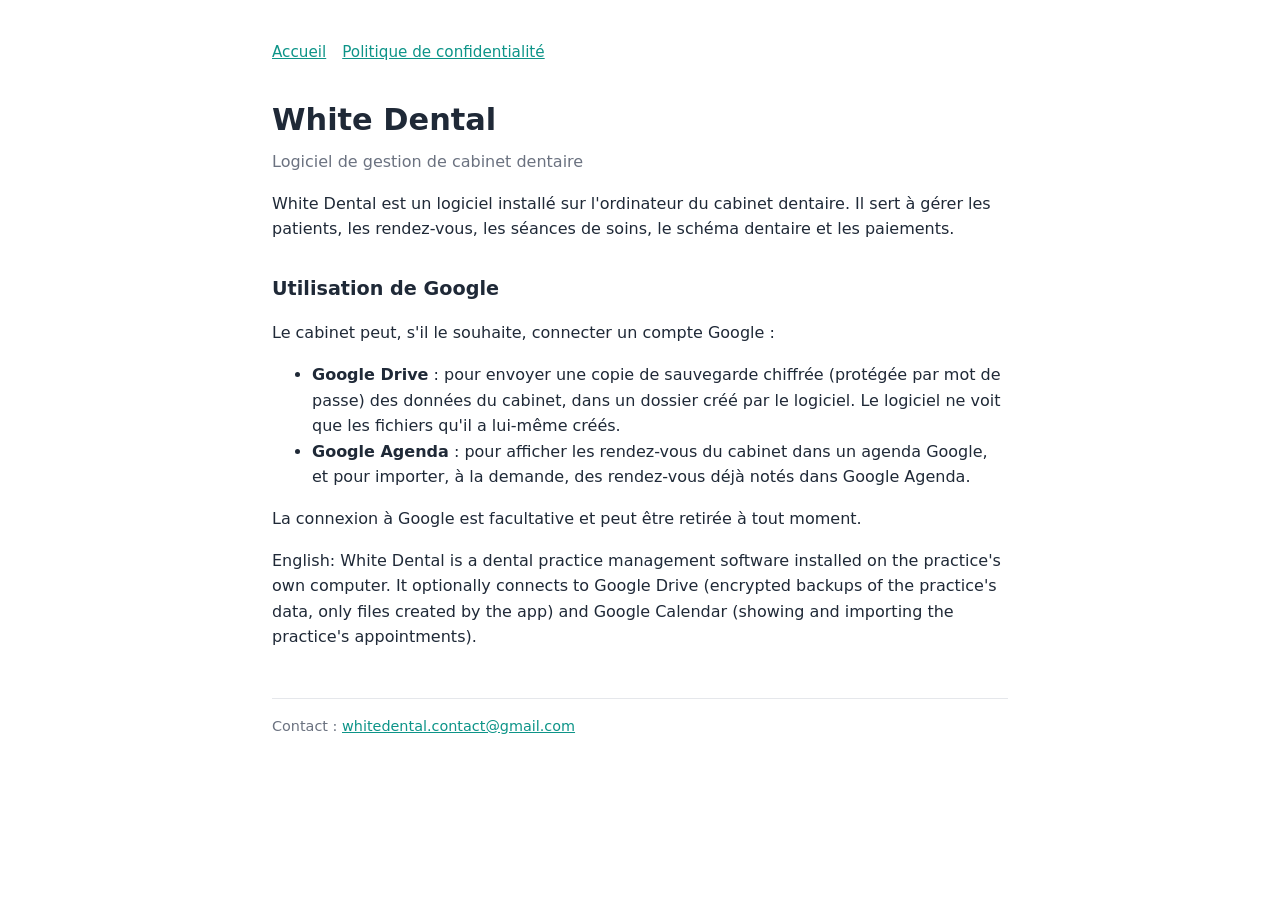
<file: index.html>
<!DOCTYPE html>
<html lang="fr">
<head>
<meta charset="utf-8">
<meta name="viewport" content="width=device-width, initial-scale=1">
<title>White Dental — Logiciel de gestion de cabinet dentaire</title>
<link rel="stylesheet" href="style.css">
</head>
<body>
<nav><a href="index.html">Accueil</a><a href="confidentialite.html">Politique de confidentialité</a></nav>
<h1>White Dental</h1>
<p class="sous">Logiciel de gestion de cabinet dentaire</p>

<p>White Dental est un logiciel installé sur l'ordinateur du cabinet dentaire. Il sert à gérer les patients,
les rendez-vous, les séances de soins, le schéma dentaire et les paiements.</p>

<h2>Utilisation de Google</h2>
<p>Le cabinet peut, s'il le souhaite, connecter un compte Google :</p>
<ul>
  <li><strong>Google Drive</strong> : pour envoyer une copie de sauvegarde chiffrée (protégée par mot de passe) des données du cabinet,
      dans un dossier créé par le logiciel. Le logiciel ne voit que les fichiers qu'il a lui-même créés.</li>
  <li><strong>Google Agenda</strong> : pour afficher les rendez-vous du cabinet dans un agenda Google,
      et pour importer, à la demande, des rendez-vous déjà notés dans Google Agenda.</li>
</ul>
<p>La connexion à Google est facultative et peut être retirée à tout moment.</p>

<p>English: White Dental is a dental practice management software installed on the practice's own computer.
It optionally connects to Google Drive (encrypted backups of the practice's data, only files created by the app)
and Google Calendar (showing and importing the practice's appointments).</p>

<footer>Contact : <a href="mailto:whitedental.contact@gmail.com">whitedental.contact@gmail.com</a></footer>
</body>
</html>
</file>
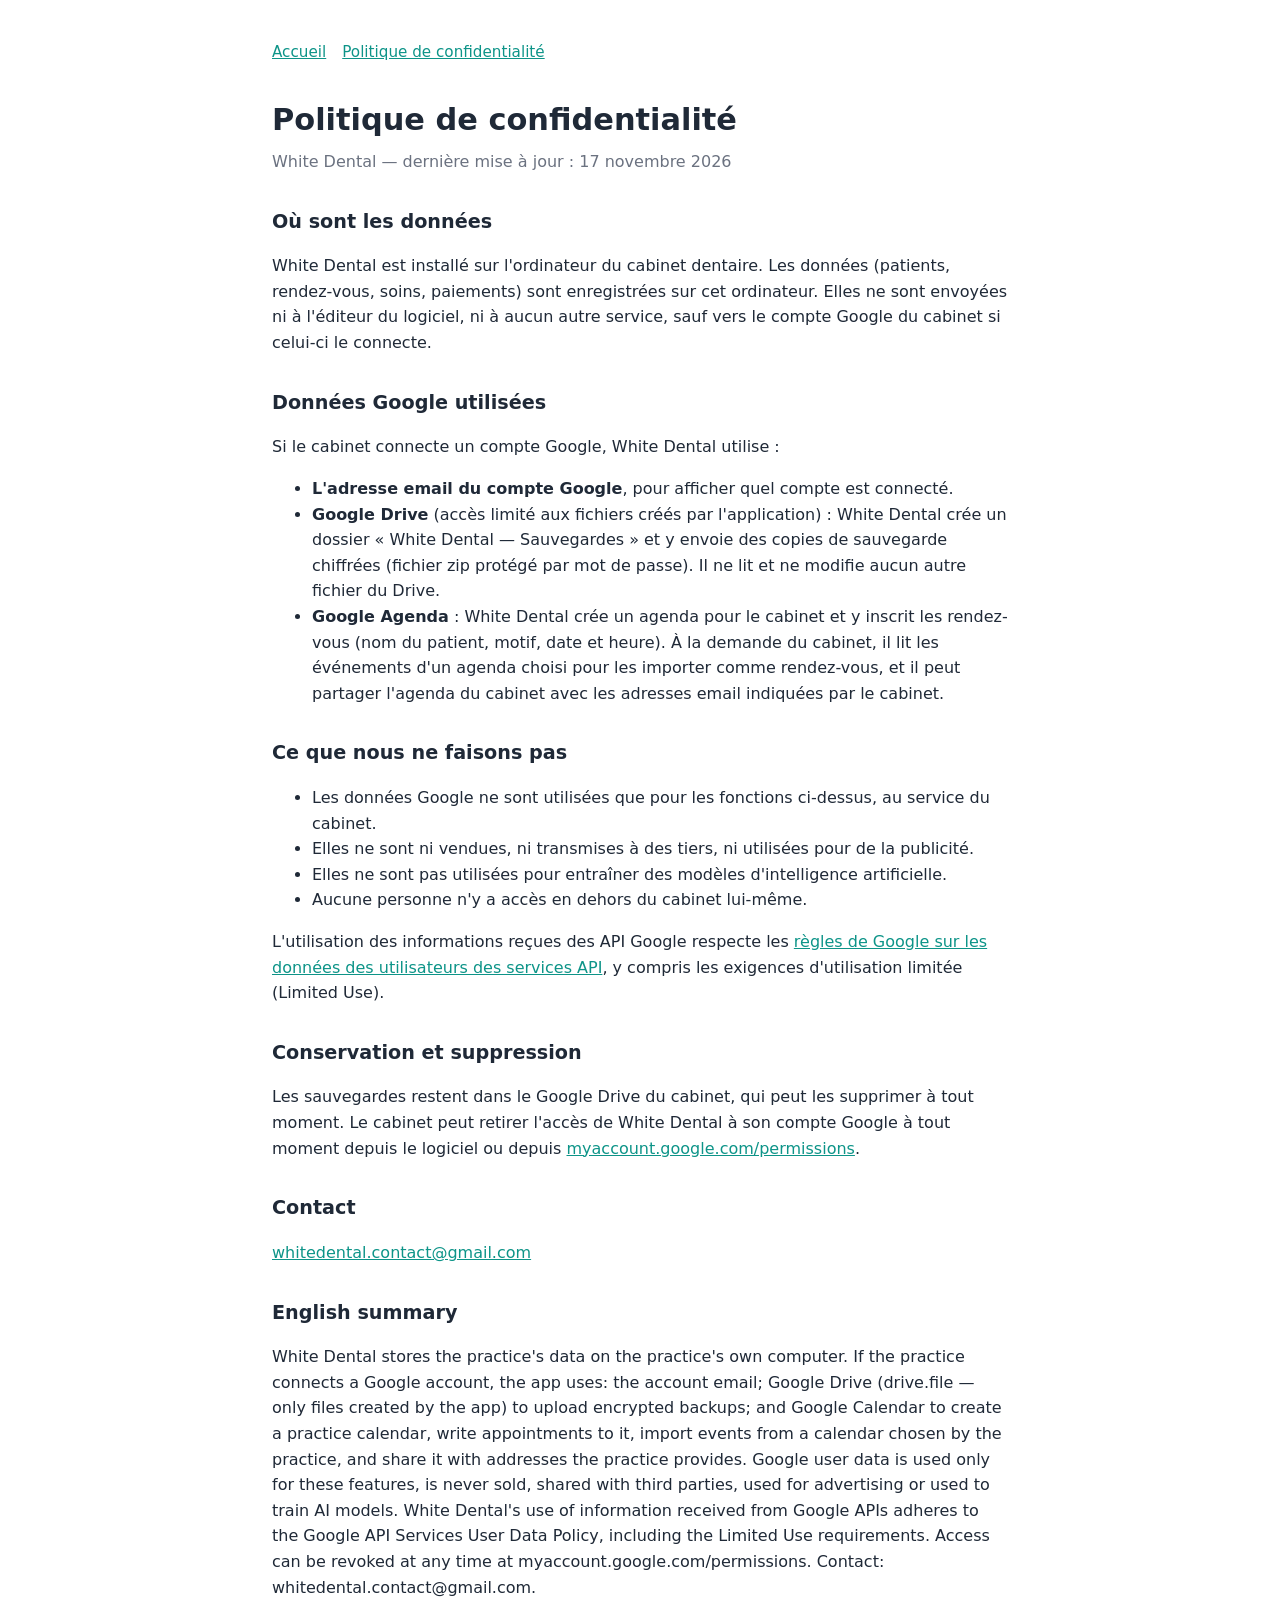
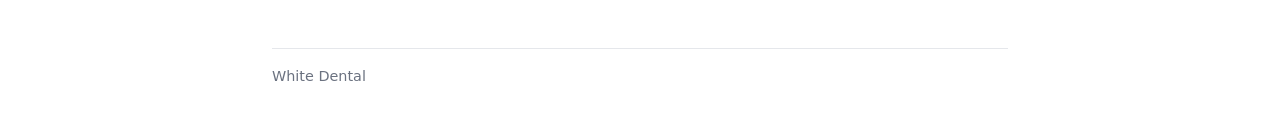
<file: confidentialite.html>
<!DOCTYPE html>
<html lang="fr">
<head>
<meta charset="utf-8">
<meta name="viewport" content="width=device-width, initial-scale=1">
<title>White Dental — Politique de confidentialité</title>
<link rel="stylesheet" href="style.css">
</head>
<body>
<nav><a href="index.html">Accueil</a><a href="confidentialite.html">Politique de confidentialité</a></nav>
<h1>Politique de confidentialité</h1>
<p class="sous">White Dental — dernière mise à jour : 17 novembre 2026</p>

<h2>Où sont les données</h2>
<p>White Dental est installé sur l'ordinateur du cabinet dentaire. Les données (patients, rendez-vous, soins, paiements)
sont enregistrées sur cet ordinateur. Elles ne sont envoyées ni à l'éditeur du logiciel, ni à aucun autre service,
sauf vers le compte Google du cabinet si celui-ci le connecte.</p>

<h2>Données Google utilisées</h2>
<p>Si le cabinet connecte un compte Google, White Dental utilise :</p>
<ul>
  <li><strong>L'adresse email du compte Google</strong>, pour afficher quel compte est connecté.</li>
  <li><strong>Google Drive</strong> (accès limité aux fichiers créés par l'application) : White Dental crée un dossier
      « White Dental — Sauvegardes » et y envoie des copies de sauvegarde chiffrées (fichier zip protégé par mot de passe).
      Il ne lit et ne modifie aucun autre fichier du Drive.</li>
  <li><strong>Google Agenda</strong> : White Dental crée un agenda pour le cabinet et y inscrit les rendez-vous
      (nom du patient, motif, date et heure). À la demande du cabinet, il lit les événements d'un agenda choisi pour les importer
      comme rendez-vous, et il peut partager l'agenda du cabinet avec les adresses email indiquées par le cabinet.</li>
</ul>

<h2>Ce que nous ne faisons pas</h2>
<ul>
  <li>Les données Google ne sont utilisées que pour les fonctions ci-dessus, au service du cabinet.</li>
  <li>Elles ne sont ni vendues, ni transmises à des tiers, ni utilisées pour de la publicité.</li>
  <li>Elles ne sont pas utilisées pour entraîner des modèles d'intelligence artificielle.</li>
  <li>Aucune personne n'y a accès en dehors du cabinet lui-même.</li>
</ul>
<p>L'utilisation des informations reçues des API Google respecte les
<a href="https://developers.google.com/terms/api-services-user-data-policy">règles de Google sur les données des utilisateurs des services API</a>,
y compris les exigences d'utilisation limitée (Limited Use).</p>

<h2>Conservation et suppression</h2>
<p>Les sauvegardes restent dans le Google Drive du cabinet, qui peut les supprimer à tout moment.
Le cabinet peut retirer l'accès de White Dental à son compte Google à tout moment depuis le logiciel
ou depuis <a href="https://myaccount.google.com/permissions">myaccount.google.com/permissions</a>.</p>

<h2>Contact</h2>
<p><a href="mailto:whitedental.contact@gmail.com">whitedental.contact@gmail.com</a></p>

<h2>English summary</h2>
<p>White Dental stores the practice's data on the practice's own computer. If the practice connects a Google account, the app uses:
the account email; Google Drive (drive.file — only files created by the app) to upload encrypted backups; and Google Calendar to
create a practice calendar, write appointments to it, import events from a calendar chosen by the practice, and share it with
addresses the practice provides. Google user data is used only for these features, is never sold, shared with third parties,
used for advertising or used to train AI models. White Dental's use of information received from Google APIs adheres to the
Google API Services User Data Policy, including the Limited Use requirements. Access can be revoked at any time at
myaccount.google.com/permissions. Contact: whitedental.contact@gmail.com.</p>

<footer>White Dental</footer>
</body>
</html>
</file>
<file: style.css>
body{font-family:system-ui,-apple-system,"Segoe UI",Roboto,sans-serif;max-width:46rem;margin:0 auto;padding:2.5rem 1.25rem;line-height:1.6;color:#1f2937;background:#fff}
h1{font-size:1.9rem;margin:0 0 .25rem}h2{font-size:1.2rem;margin-top:2rem}
.sous{color:#6b7280;margin-top:0}a{color:#0d9488}
nav{margin-bottom:2rem;font-size:.95rem}nav a{margin-right:1rem}
footer{margin-top:3rem;padding-top:1rem;border-top:1px solid #e5e7eb;color:#6b7280;font-size:.9rem}
</file>
